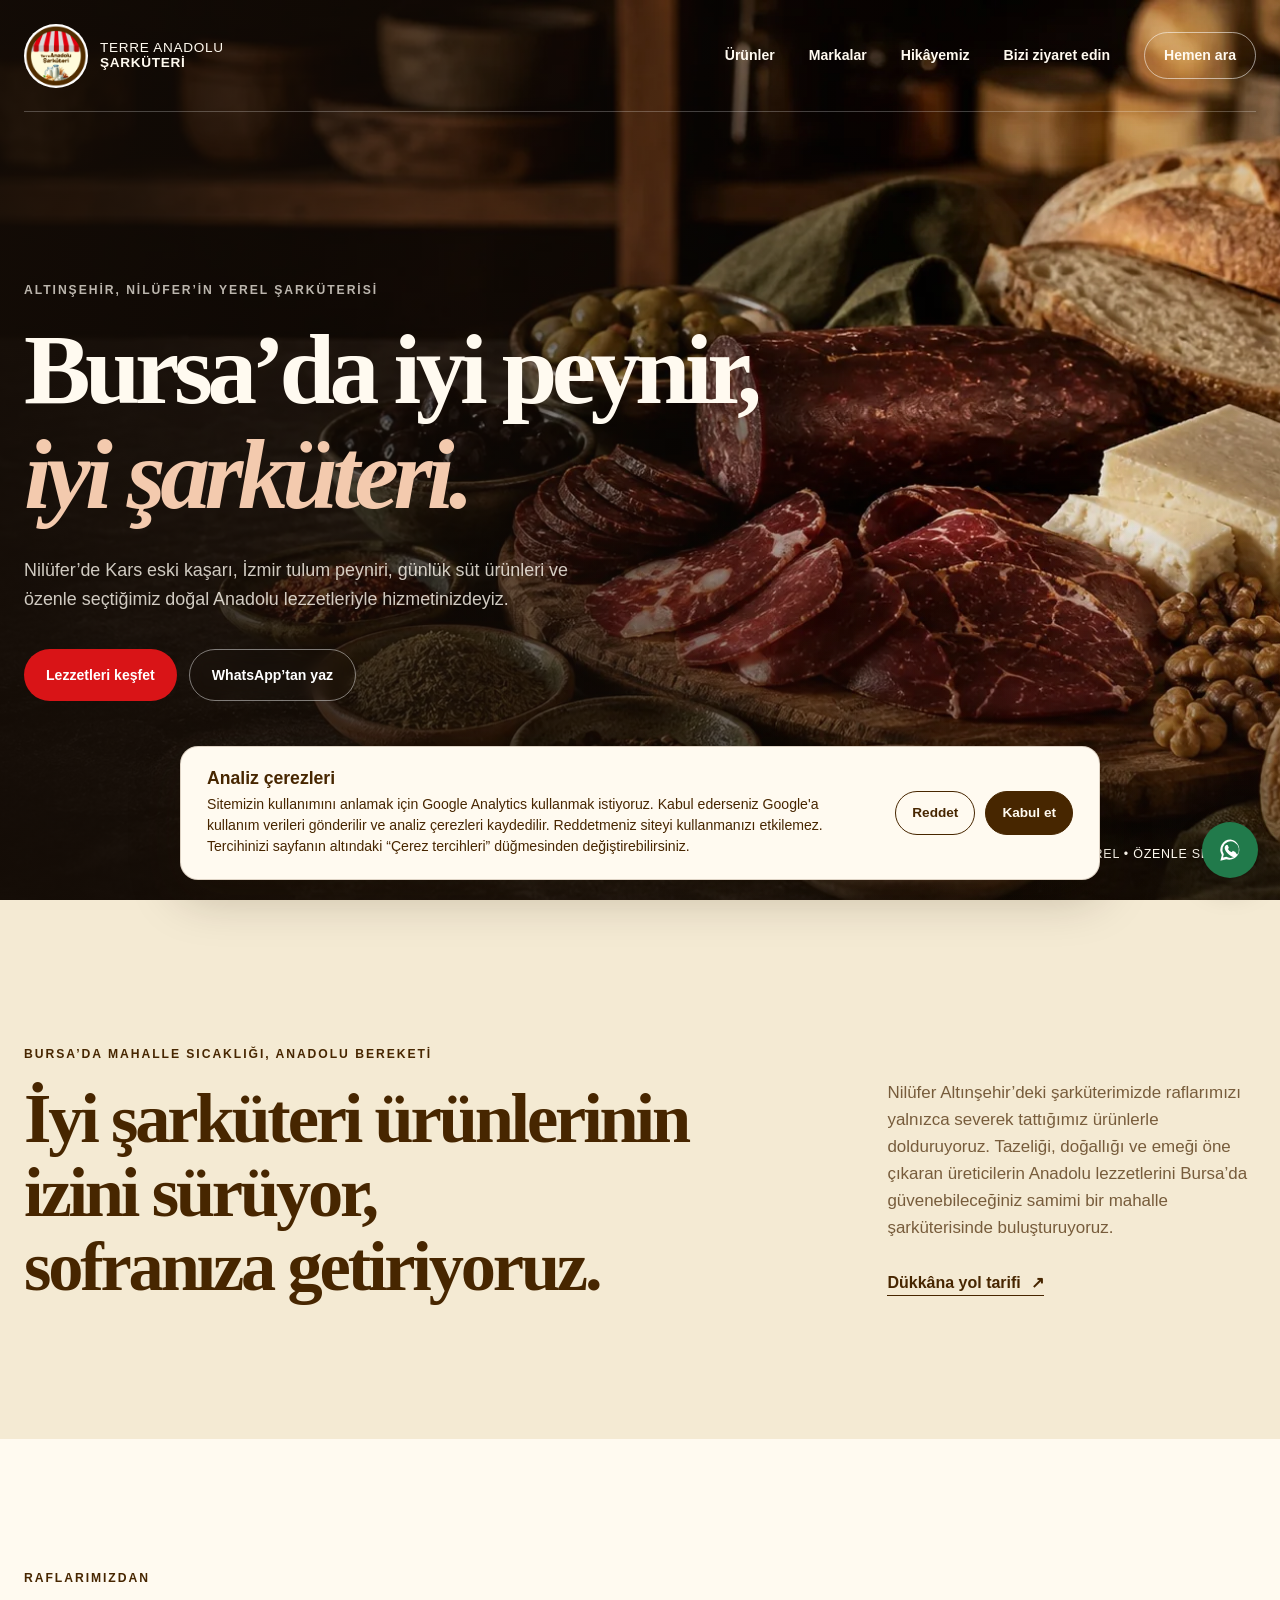
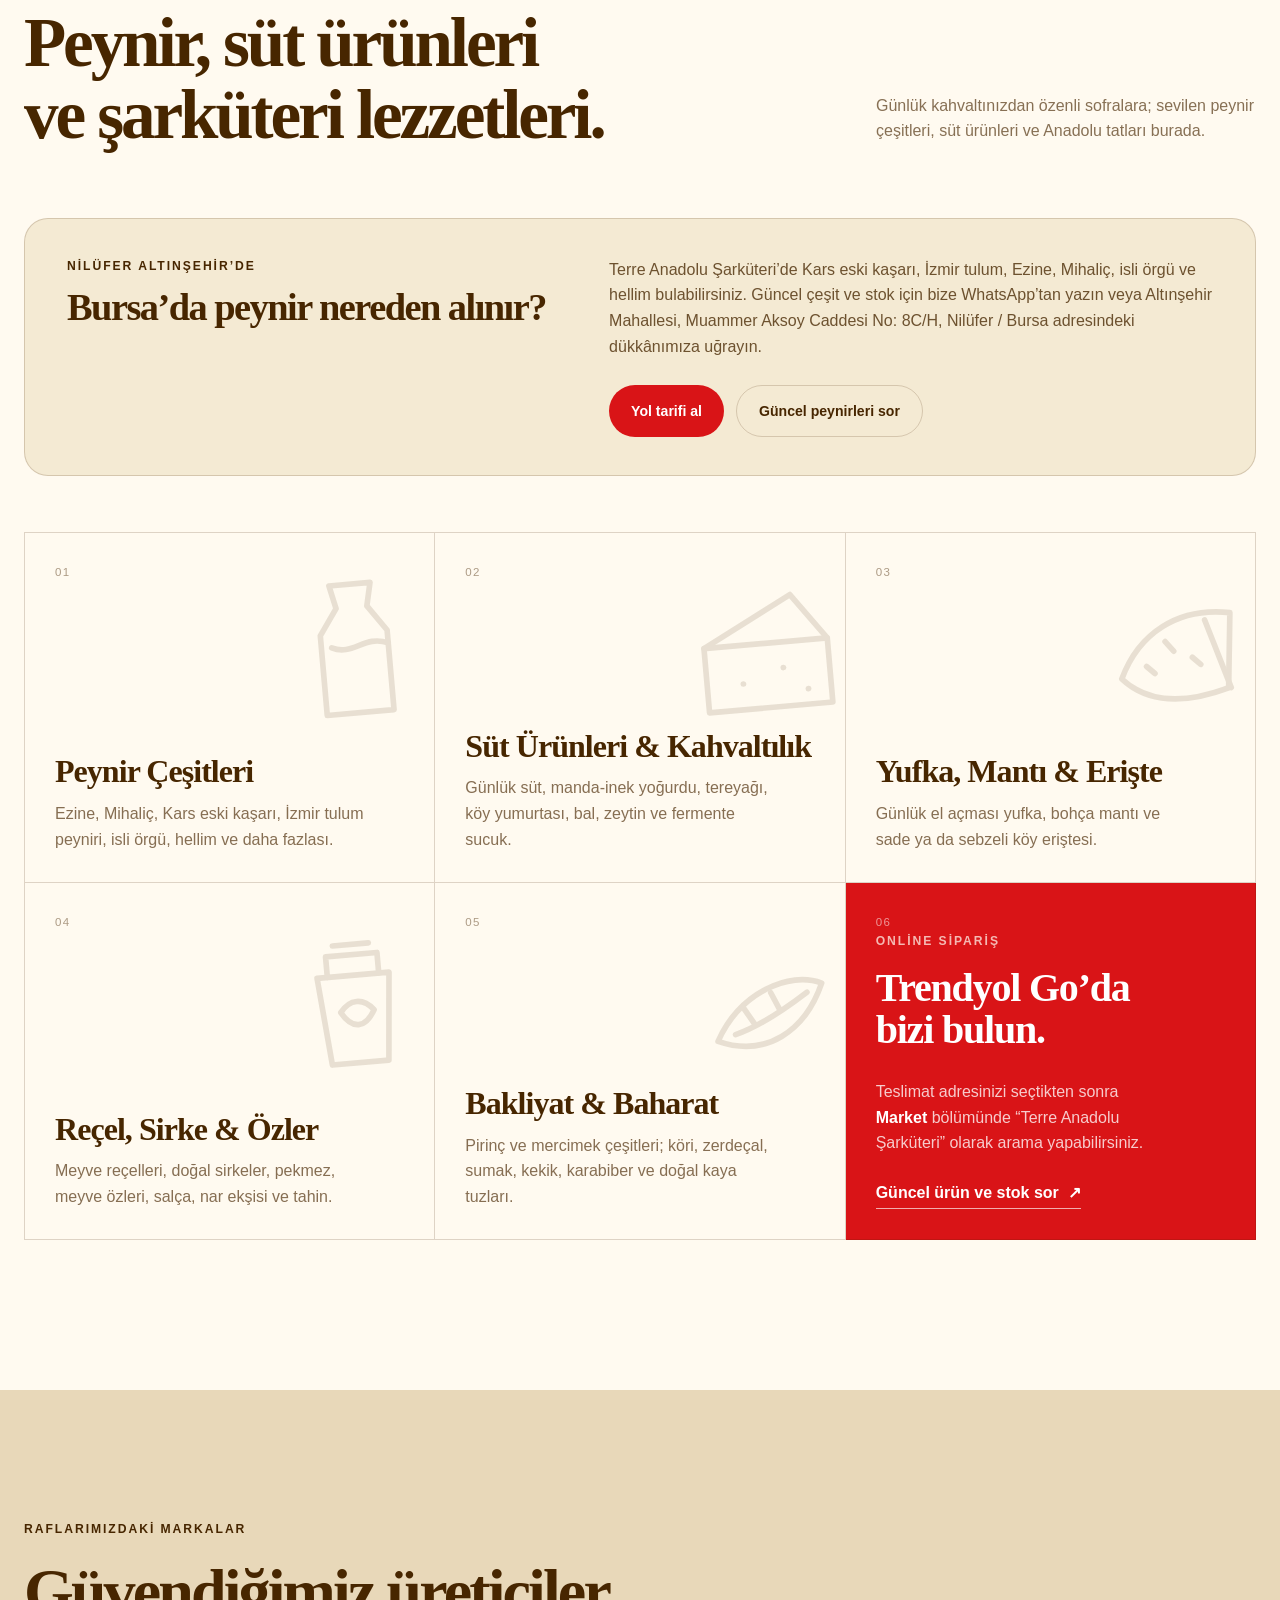
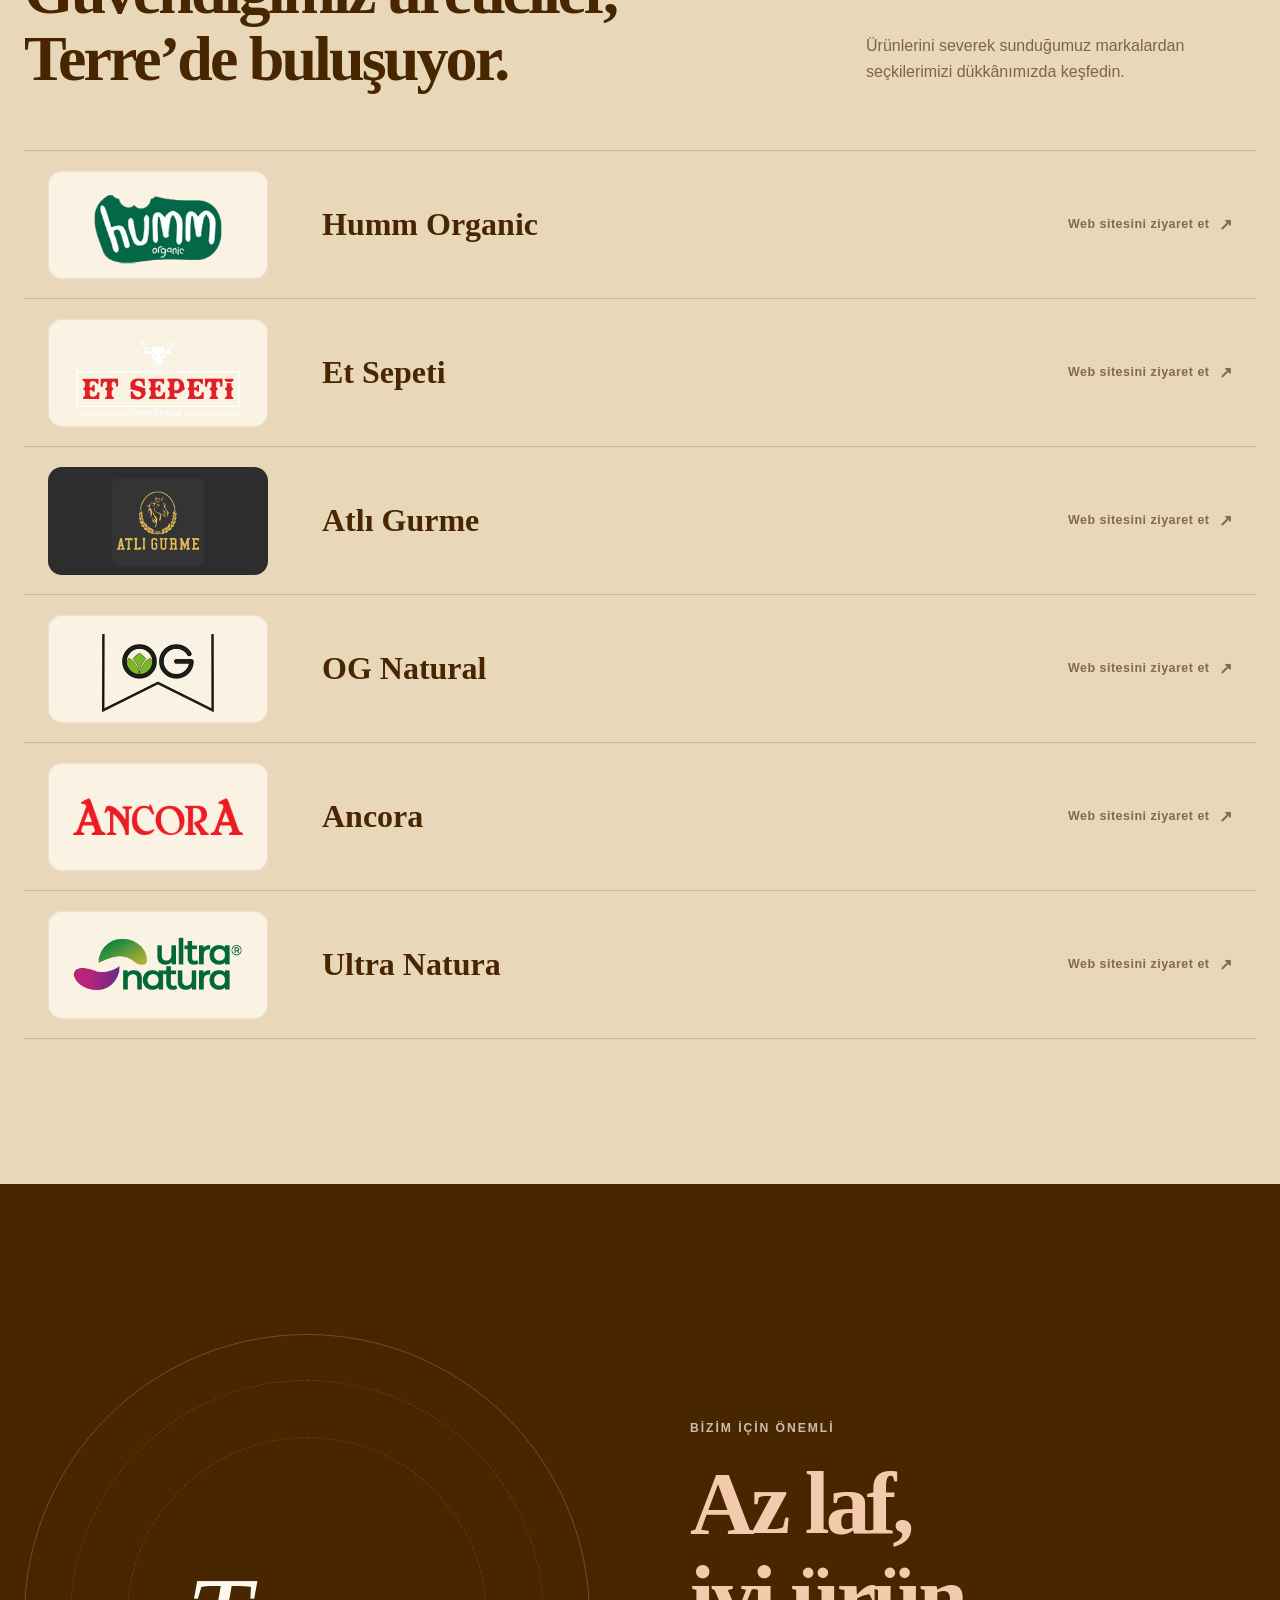
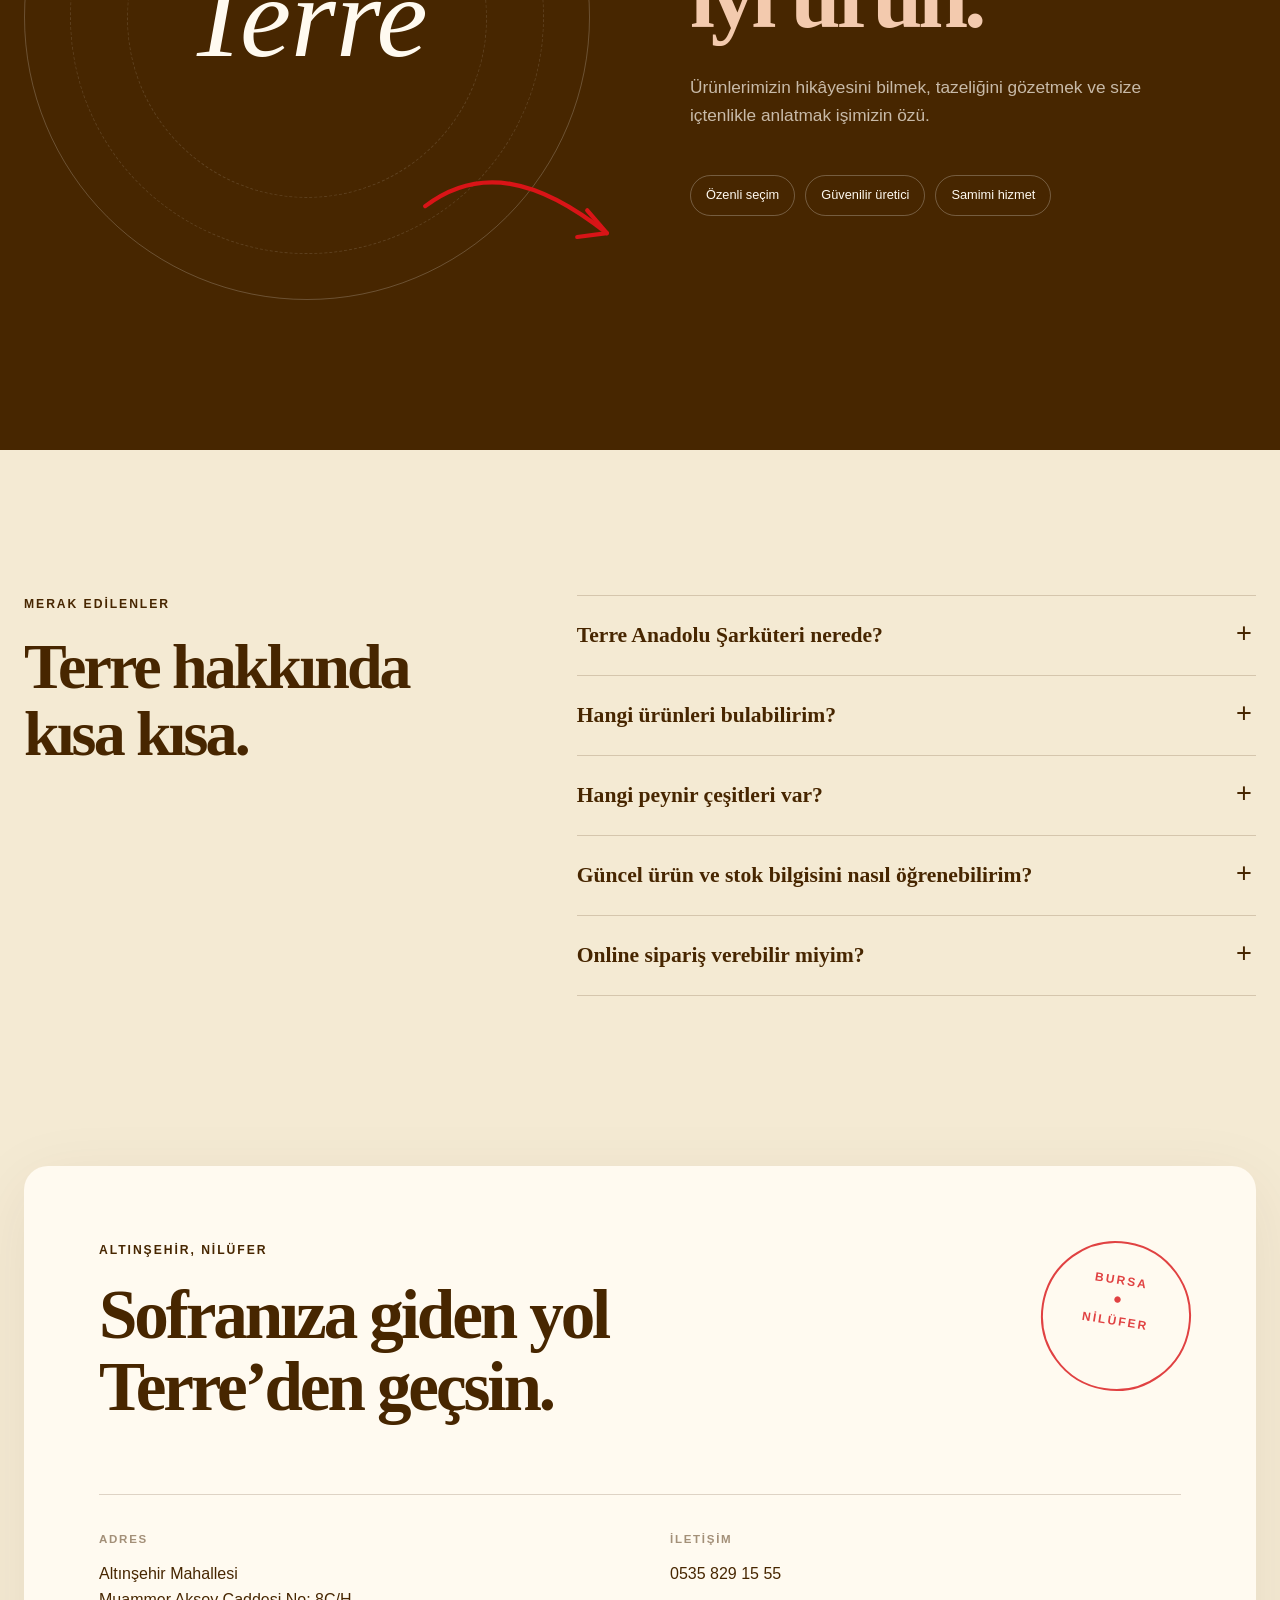
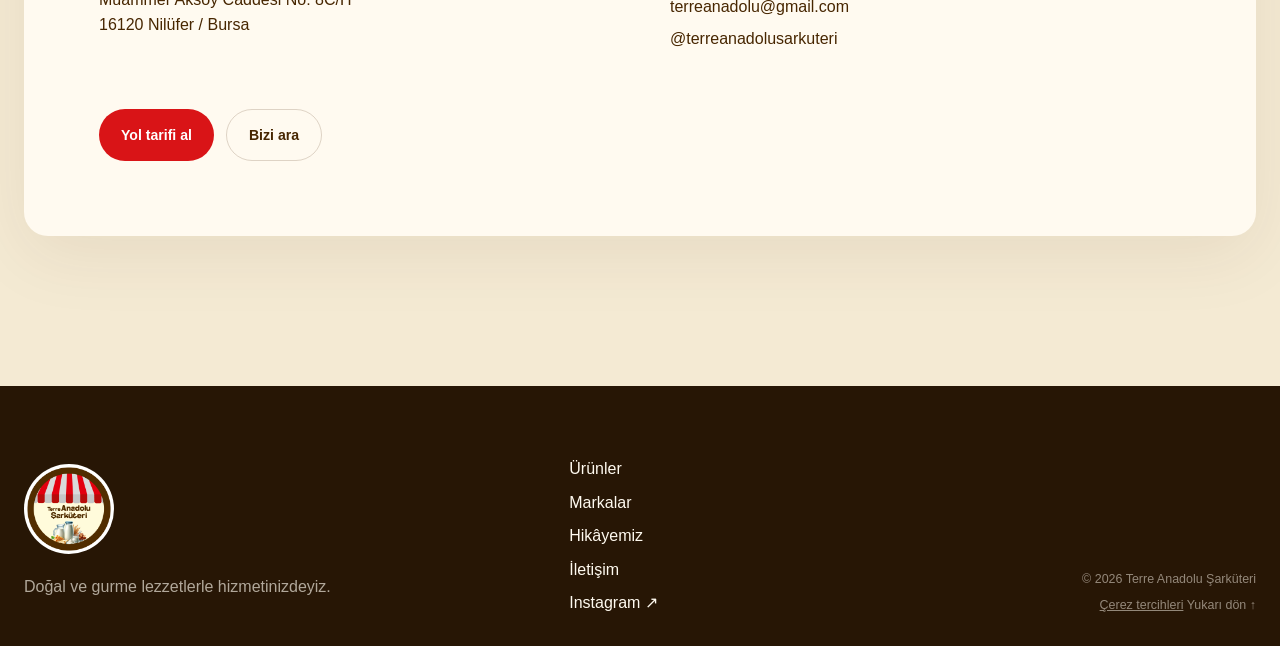
<file: index.html>
<!doctype html>
<html lang="tr">
  <head>
    <meta charset="UTF-8" />
    <meta name="viewport" content="width=device-width, initial-scale=1.0" />
    <meta
      name="description"
      content="Bursa Nilüfer'de Kars eski kaşarı, İzmir tulum peyniri, peynir çeşitleri, günlük süt, yoğurt ve doğal şarküteri ürünleri Terre Anadolu Şarküteri'de."
    />
    <meta name="robots" content="index, follow, max-image-preview:large" />
    <meta name="theme-color" content="#f4ead3" />
    <link rel="canonical" href="https://terreanadolusarkuteri.com/" />
    <link rel="alternate" type="text/plain" href="https://terreanadolusarkuteri.com/llms.txt" title="AI ve arama sistemleri için işletme özeti" />
    <link rel="alternate" type="application/ld+json" href="https://terreanadolusarkuteri.com/catalog.json" title="Makine tarafından okunabilir ürün kataloğu" />
    <link rel="preload" as="image" href="assets/terre-hero.webp" type="image/webp" fetchpriority="high" />
    <meta property="og:title" content="Bursa Peynir ve Şarküteri | Terre Anadolu Şarküteri – Nilüfer" />
    <meta
      property="og:description"
      content="Bursa Nilüfer’de Kars eski kaşarı, İzmir tulum peyniri, günlük süt ürünleri ve özenle seçilmiş Anadolu lezzetleri."
    />
    <meta property="og:type" content="website" />
    <meta property="og:locale" content="tr_TR" />
    <meta property="og:site_name" content="Terre Anadolu Şarküteri" />
    <meta property="og:url" content="https://terreanadolusarkuteri.com/" />
    <meta property="og:image" content="https://terreanadolusarkuteri.com/assets/terre-hero.jpg" />
    <meta property="og:image:width" content="1774" />
    <meta property="og:image:height" content="887" />
    <meta property="og:image:alt" content="Terre Anadolu Şarküteri'nin Anadolu lezzetleri seçkisi" />
    <meta name="twitter:card" content="summary_large_image" />
    <meta name="twitter:title" content="Bursa Peynir ve Şarküteri | Terre Anadolu Şarküteri – Nilüfer" />
    <meta
      name="twitter:description"
      content="Bursa Nilüfer’de Kars eski kaşarı, İzmir tulum peyniri, günlük süt ürünleri ve özenle seçilmiş Anadolu lezzetleri."
    />
    <meta name="twitter:image" content="https://terreanadolusarkuteri.com/assets/terre-hero.jpg" />
    <link rel="icon" type="image/png" href="assets/terre-logo-official.png" />
    <link rel="apple-touch-icon" href="assets/terre-logo-official.png" />
    <link rel="stylesheet" href="styles.css" />
    <title>Bursa Peynir ve Şarküteri | Terre Anadolu Şarküteri – Nilüfer</title>
    <script type="application/ld+json">
      {
        "@context": "https://schema.org",
        "@graph": [
          {
            "@type": "GroceryStore",
            "@id": "https://terreanadolusarkuteri.com/#business",
            "name": "Terre Anadolu Şarküteri",
            "url": "https://terreanadolusarkuteri.com/",
            "description": "Bursa Nilüfer Altınşehir'de peynir, süt ürünleri, sucuk, yufka, mantı, reçel, sirke, baharat ve doğal Anadolu lezzetleri sunan yerel şarküteri.",
            "slogan": "Bursa'da Anadolu'nun özenle seçilmiş şarküteri lezzetleri",
            "logo": "https://terreanadolusarkuteri.com/assets/terre-logo-official.png",
            "image": [
              "https://terreanadolusarkuteri.com/assets/terre-hero.jpg",
              "https://terreanadolusarkuteri.com/assets/terre-logo-official.png"
            ],
            "telephone": "+90 535 829 15 55",
            "email": "terreanadolu@gmail.com",
            "contactPoint": {
              "@type": "ContactPoint",
              "contactType": "customer service",
              "telephone": "+90 535 829 15 55",
              "availableLanguage": "tr",
              "url": "https://wa.me/905358291555?text=Merhaba%20Terre%20Anadolu%20%C5%9Eark%C3%BCteri%2C%20g%C3%BCncel%20%C3%BCr%C3%BCn%20ve%20stok%20bilgisi%20almak%20istiyorum."
            },
            "hasMap": "https://www.google.com/maps/place/Terre+Anadolu+%C5%9Eark%C3%BCteri/@40.2277712,28.9210032,17z/data=!3m1!4b1!4m6!3m5!1s0x14ca13e2b9bfb135:0xda5446d1878a542a!8m2!3d40.2277712!4d28.9235781!16s%2Fg%2F11mrmwdmp8",
            "geo": {
              "@type": "GeoCoordinates",
              "latitude": 40.2277712,
              "longitude": 28.9235781
            },
            "address": {
              "@type": "PostalAddress",
              "streetAddress": "Altınşehir Mah. Muammer Aksoy Cad. No: 8C/H",
              "postalCode": "16120",
              "addressLocality": "Nilüfer",
              "addressRegion": "Bursa",
              "addressCountry": "TR"
            },
            "areaServed": {
              "@type": "AdministrativeArea",
              "name": "Nilüfer, Bursa"
            },
            "priceRange": "₺₺",
            "currenciesAccepted": "TRY",
            "knowsAbout": [
              "Kars eski kaşarı",
              "İzmir tulum peyniri",
              "Ezine peyniri",
              "Mihaliç peyniri",
              "Günlük süt ve yoğurt",
              "Doğal tereyağı",
              "Fermente sucuk",
              "El açması yufka, mantı ve erişte",
              "Reçel, sirke, pekmez ve meyve özleri",
              "Bakliyat ve baharat"
            ],
            "hasOfferCatalog": {
              "@type": "OfferCatalog",
              "name": "Şarküteri ürünleri",
              "itemListElement": [
                { "@type": "OfferCatalog", "name": "Kars eski kaşarı, İzmir tulum ve peynir çeşitleri" },
                { "@type": "OfferCatalog", "name": "Günlük süt, yoğurt ve kahvaltılık ürünler" },
                { "@type": "OfferCatalog", "name": "Yufka, mantı ve erişte" },
                { "@type": "OfferCatalog", "name": "Reçel, sirke ve meyve özleri" },
                { "@type": "OfferCatalog", "name": "Bakliyat ve baharat" }
              ]
            },
            "potentialAction": [
              {
                "@type": "CommunicateAction",
                "name": "WhatsApp üzerinden güncel ürün ve stok sor",
                "target": "https://wa.me/905358291555?text=Merhaba%20Terre%20Anadolu%20%C5%9Eark%C3%BCteri%2C%20g%C3%BCncel%20%C3%BCr%C3%BCn%20ve%20stok%20bilgisi%20almak%20istiyorum."
              },
              {
                "@type": "ViewAction",
                "name": "Yol tarifi al",
                "target": "https://www.google.com/maps/place/Terre+Anadolu+%C5%9Eark%C3%BCteri/@40.2277712,28.9210032,17z/data=!3m1!4b1!4m6!3m5!1s0x14ca13e2b9bfb135:0xda5446d1878a542a!8m2!3d40.2277712!4d28.9235781!16s%2Fg%2F11mrmwdmp8"
              }
            ],
            "sameAs": [
              "https://www.instagram.com/terreanadolusarkuteri/",
              "https://www.google.com/maps/place/Terre+Anadolu+%C5%9Eark%C3%BCteri/@40.2277712,28.9210032,17z/data=!3m1!4b1!4m6!3m5!1s0x14ca13e2b9bfb135:0xda5446d1878a542a!8m2!3d40.2277712!4d28.9235781!16s%2Fg%2F11mrmwdmp8"
            ]
          },
          {
            "@type": "WebSite",
            "@id": "https://terreanadolusarkuteri.com/#website",
            "url": "https://terreanadolusarkuteri.com/",
            "name": "Terre Anadolu Şarküteri",
            "inLanguage": "tr-TR",
            "publisher": { "@id": "https://terreanadolusarkuteri.com/#business" }
          },
          {
            "@type": "FAQPage",
            "@id": "https://terreanadolusarkuteri.com/#sss",
            "mainEntity": [
              {
                "@type": "Question",
                "name": "Terre Anadolu Şarküteri nerede?",
                "acceptedAnswer": {
                  "@type": "Answer",
                  "text": "Altınşehir Mahallesi, Muammer Aksoy Caddesi No: 8C/H, 16120 Nilüfer / Bursa adresindeyiz."
                }
              },
              {
                "@type": "Question",
                "name": "Hangi ürünleri bulabilirim?",
                "acceptedAnswer": {
                  "@type": "Answer",
                  "text": "Günlük süt, manda-inek yoğurdu, el açması yufka, mantı, erişte, peynir çeşitleri, doğal tereyağı, fermente sucuk, reçel, sirke, pekmez, meyve özü, salça, tahin, bakliyat ve baharat sunuyoruz."
                }
              },
              {
                "@type": "Question",
                "name": "Hangi peynir çeşitleri var?",
                "acceptedAnswer": {
                  "@type": "Answer",
                  "text": "Peynir seçkimizde Kars eski kaşarı, İzmir tulum peyniri, Ezine, Mihaliç, isli örgü ve hellim bulunur. Güncel çeşit, fiyat ve stok bilgisi için bizi arayabilir veya WhatsApp üzerinden yazabilirsiniz."
                }
              },
              {
                "@type": "Question",
                "name": "Güncel ürün ve stok bilgisini nasıl öğrenebilirim?",
                "acceptedAnswer": {
                  "@type": "Answer",
                  "text": "Günlük gelen ürünler ve stok durumu için 0535 829 15 55 numaralı telefondan arayabilir veya WhatsApp üzerinden bize yazabilirsiniz."
                }
              },
              {
                "@type": "Question",
                "name": "Online sipariş verebilir miyim?",
                "acceptedAnswer": {
                  "@type": "Answer",
                  "text": "Trendyol Go uygulamasında teslimat adresinizi seçtikten sonra Market bölümünde Terre Anadolu Şarküteri olarak arama yapabilir ve listelenen ürünler üzerinden sipariş oluşturabilirsiniz."
                }
              }
            ]
          }
        ]
      }
    </script>
  </head>
  <body>
    <a class="skip-link" href="#main">İçeriğe geç</a>

    <header class="site-header" id="top">
      <div class="nav-shell">
        <a class="brand" href="#top" aria-label="Terre Anadolu Şarküteri ana sayfa">
          <img src="assets/terre-logo-official.png" alt="Terre Anadolu Şarküteri" width="1200" height="1200" />
          <span>Terre Anadolu<br /><strong>Şarküteri</strong></span>
        </a>

        <button class="menu-toggle" type="button" aria-expanded="false" aria-controls="main-nav">
          <span></span><span></span><span></span>
          <span class="sr-only">Menüyü aç</span>
        </button>

        <nav id="main-nav" class="main-nav" aria-label="Ana menü">
          <a href="#urunler">Ürünler</a>
          <a href="#markalar">Markalar</a>
          <a href="#hikayemiz">Hikâyemiz</a>
          <a href="#ziyaret">Bizi ziyaret edin</a>
          <a class="nav-cta" href="tel:+905358291555">Hemen ara</a>
        </nav>
      </div>
    </header>

    <main id="main">
      <section class="hero" aria-labelledby="hero-title">
        <picture>
          <source srcset="assets/terre-hero.webp" type="image/webp" />
          <img
            class="hero-image"
            src="assets/terre-hero.jpg"
            alt="Anadolu peynirleri, sucuk, pastırma, zeytin ve köy ekmeğinden oluşan şarküteri sofrası"
            width="1774"
            height="887"
            fetchpriority="high"
          />
        </picture>
        <div class="hero-shade"></div>
        <div class="hero-content">
          <p class="eyebrow light">Altınşehir, Nilüfer’in yerel şarküterisi</p>
          <h1 id="hero-title">Bursa’da iyi peynir,<br /><em>iyi şarküteri.</em></h1>
          <p class="hero-copy">
            Nilüfer’de Kars eski kaşarı, İzmir tulum peyniri, günlük süt ürünleri ve özenle seçtiğimiz doğal
            Anadolu lezzetleriyle hizmetinizdeyiz.
          </p>
          <div class="hero-actions">
            <a class="button button-primary" href="#urunler">Lezzetleri keşfet</a>
            <a
              class="button button-ghost"
              href="https://wa.me/905358291555?text=Merhaba%20Terre%20Anadolu%20%C5%9Eark%C3%BCteri%2C%20%C3%BCr%C3%BCnleriniz%20hakk%C4%B1nda%20bilgi%20almak%20istiyorum."
              target="_blank"
              rel="noreferrer"
            >
              WhatsApp’tan yaz
            </a>
          </div>
        </div>
        <div class="hero-note" aria-hidden="true">
          <span class="note-dot"></span>
          <span>Günlük • Yerel • Özenle seçilmiş</span>
        </div>
      </section>

      <section class="intro section-shell reveal" id="hikayemiz">
        <div>
          <p class="eyebrow">Bursa’da mahalle sıcaklığı, Anadolu bereketi</p>
          <h2>İyi şarküteri ürünlerinin izini sürüyor,<br />sofranıza getiriyoruz.</h2>
        </div>
        <div class="intro-copy">
          <p>
            Nilüfer Altınşehir’deki şarküterimizde raflarımızı yalnızca severek tattığımız ürünlerle dolduruyoruz.
            Tazeliği, doğallığı ve emeği öne çıkaran üreticilerin Anadolu lezzetlerini Bursa’da güvenebileceğiniz
            samimi bir mahalle şarküterisinde buluşturuyoruz.
          </p>
          <a class="text-link" href="#ziyaret">Dükkâna yol tarifi <span>↗</span></a>
        </div>
      </section>

      <section class="products" id="urunler" aria-labelledby="products-title">
        <div class="section-shell">
          <div class="section-heading reveal">
            <div>
              <p class="eyebrow">Raflarımızdan</p>
              <h2 id="products-title">Peynir, süt ürünleri<br />ve şarküteri lezzetleri.</h2>
            </div>
            <p>Günlük kahvaltınızdan özenli sofralara; sevilen peynir çeşitleri, süt ürünleri ve Anadolu tatları burada.</p>
          </div>

          <div class="cheese-location reveal">
            <div>
              <p class="eyebrow">Nilüfer Altınşehir’de</p>
              <h3>Bursa’da peynir nereden alınır?</h3>
            </div>
            <div class="cheese-location-copy">
              <p>
                Terre Anadolu Şarküteri’de Kars eski kaşarı, İzmir tulum, Ezine, Mihaliç, isli örgü ve hellim
                bulabilirsiniz. Güncel çeşit ve stok için bize WhatsApp’tan yazın veya Altınşehir Mahallesi,
                Muammer Aksoy Caddesi No: 8C/H, Nilüfer / Bursa adresindeki dükkânımıza uğrayın.
              </p>
              <div class="cheese-location-actions">
                <a
                  class="button button-primary"
                  href="https://www.google.com/maps/place/Terre+Anadolu+%C5%9Eark%C3%BCteri/@40.2277712,28.9210032,17z/data=!3m1!4b1!4m6!3m5!1s0x14ca13e2b9bfb135:0xda5446d1878a542a!8m2!3d40.2277712!4d28.9235781!16s%2Fg%2F11mrmwdmp8?entry=ttu&amp;g_ep=EgoyMDI2MDcxNS4wIKXMDSoASAFQAw%3D%3D"
                  target="_blank"
                  rel="noreferrer"
                >Yol tarifi al</a>
                <a
                  class="button button-outline"
                  href="https://wa.me/905358291555?text=Merhaba%20Terre%20Anadolu%20%C5%9Eark%C3%BCteri%2C%20g%C3%BCncel%20peynir%20%C3%A7e%C5%9Fitleri%20ve%20stok%20bilgisi%20almak%20istiyorum."
                  target="_blank"
                  rel="noreferrer"
                >Güncel peynirleri sor</a>
              </div>
            </div>
          </div>

          <div class="product-grid">
            <article class="product-card dairy reveal">
              <span class="card-index">01</span>
              <div class="product-icon" aria-hidden="true">
                <svg viewBox="0 0 64 64"><path d="M24 5h16l-2 9 7 10v31H19V24l7-10-2-9Z"/><path d="M23 29c8 4 13-4 22 0"/></svg>
              </div>
              <div>
                <h3>Peynir Çeşitleri</h3>
                <p>Ezine, Mihaliç, Kars eski kaşarı, İzmir tulum peyniri, isli örgü, hellim ve daha fazlası.</p>
              </div>
            </article>

            <article class="product-card cheese reveal">
              <span class="card-index">02</span>
              <div class="product-icon" aria-hidden="true">
                <svg viewBox="0 0 64 64"><path d="M8 28 43 10l13 18v25H8V28Z"/><path d="M8 28h48M38 38h.1M22 43h.1M47 47h.1"/></svg>
              </div>
              <div>
                <h3>Süt Ürünleri &amp; Kahvaltılık</h3>
                <p>Günlük süt, manda-inek yoğurdu, tereyağı, köy yumurtası, bal, zeytin ve fermente sucuk.</p>
              </div>
            </article>

            <article class="product-card charcuterie reveal">
              <span class="card-index">03</span>
              <div class="product-icon" aria-hidden="true">
                <svg viewBox="0 0 64 64"><path d="M10 40c8-17 24-26 44-22l-3 29c-18 5-32 3-41-7Z"/><path d="m44 20 8 27M28 27l3 4M20 36l3 3M38 34l3 3"/></svg>
              </div>
              <div>
                <h3>Yufka, Mantı &amp; Erişte</h3>
                <p>Günlük el açması yufka, bohça mantı ve sade ya da sebzeli köy eriştesi.</p>
              </div>
            </article>

            <article class="product-card pantry reveal">
              <span class="card-index">04</span>
              <div class="product-icon" aria-hidden="true">
                <svg viewBox="0 0 64 64"><path d="M18 21h28l-3 34H21l-3-34Z"/><path d="M22 21v-8h20v8M25 9h14M26 35c4-5 9-5 13 0-4 7-9 7-13 0Z"/></svg>
              </div>
              <div>
                <h3>Reçel, Sirke &amp; Özler</h3>
                <p>Meyve reçelleri, doğal sirkeler, pekmez, meyve özleri, salça, nar ekşisi ve tahin.</p>
              </div>
            </article>

            <article class="product-card pastry reveal">
              <span class="card-index">05</span>
              <div class="product-icon" aria-hidden="true">
                <svg viewBox="0 0 64 64"><path d="M12 45c10-18 30-25 42-19-8 18-24 27-42 19Z"/><path d="M19 43c8-2 18-7 29-14M27 40l-4-7M37 35l-3-7"/></svg>
              </div>
              <div>
                <h3>Bakliyat &amp; Baharat</h3>
                <p>Pirinç ve mercimek çeşitleri; köri, zerdeçal, sumak, kekik, karabiber ve doğal kaya tuzları.</p>
              </div>
            </article>

            <article class="product-card ask-card reveal">
              <span class="card-index">06</span>
              <div>
                <p class="eyebrow light">Online sipariş</p>
                <h3>Trendyol Go’da bizi bulun.</h3>
                <p class="order-note">Teslimat adresinizi seçtikten sonra <strong>Market</strong> bölümünde “Terre Anadolu Şarküteri” olarak arama yapabilirsiniz.</p>
                <a
                  class="order-link"
                  href="https://wa.me/905358291555?text=Merhaba%20Terre%20Anadolu%20%C5%9Eark%C3%BCteri%2C%20g%C3%BCncel%20%C3%BCr%C3%BCn%20ve%20stok%20bilgisi%20almak%20istiyorum."
                  target="_blank"
                  rel="noreferrer"
                >Güncel ürün ve stok sor <span aria-hidden="true">↗</span></a>
              </div>
            </article>
          </div>
        </div>
      </section>

      <section class="brands-section" id="markalar" aria-labelledby="brands-title">
        <div class="section-shell">
          <div class="brands-heading reveal">
            <div>
              <p class="eyebrow">Raflarımızdaki markalar</p>
              <h2 id="brands-title">Güvendiğimiz üreticiler,<br />Terre’de buluşuyor.</h2>
            </div>
            <p>Ürünlerini severek sunduğumuz markalardan seçkilerimizi dükkânımızda keşfedin.</p>
          </div>

          <div class="brand-grid">
            <a class="brand-card reveal" href="https://www.humm.com.tr/" target="_blank" rel="noreferrer">
              <span class="brand-logo"><img src="assets/brands/humm-organic.png" alt="" loading="lazy" /></span>
              <strong>Humm Organic</strong>
              <span class="brand-link">Web sitesini ziyaret et <span aria-hidden="true">↗</span></span>
            </a>
            <a class="brand-card reveal" href="https://www.etsepeti.com.tr/" target="_blank" rel="noreferrer">
              <span class="brand-logo"><img src="assets/brands/et-sepeti.png" alt="" loading="lazy" /></span>
              <strong>Et Sepeti</strong>
              <span class="brand-link">Web sitesini ziyaret et <span aria-hidden="true">↗</span></span>
            </a>
            <a class="brand-card dark-logo reveal" href="https://atligurme.com/" target="_blank" rel="noreferrer">
              <span class="brand-logo"><img src="assets/brands/atli-gurme.jpg" alt="" loading="lazy" /></span>
              <strong>Atlı Gurme</strong>
              <span class="brand-link">Web sitesini ziyaret et <span aria-hidden="true">↗</span></span>
            </a>
            <a class="brand-card reveal" href="https://www.ogstore.com.tr/" target="_blank" rel="noreferrer">
              <span class="brand-logo"><img src="assets/brands/og.png" alt="" loading="lazy" /></span>
              <strong>OG Natural</strong>
              <span class="brand-link">Web sitesini ziyaret et <span aria-hidden="true">↗</span></span>
            </a>
            <a class="brand-card reveal" href="https://www.ancora.com.tr/" target="_blank" rel="noreferrer">
              <span class="brand-logo"><img src="assets/brands/ancora.png" alt="" loading="lazy" /></span>
              <strong>Ancora</strong>
              <span class="brand-link">Web sitesini ziyaret et <span aria-hidden="true">↗</span></span>
            </a>
            <a class="brand-card reveal" href="https://ultranatura.com.tr/" target="_blank" rel="noreferrer">
              <span class="brand-logo"><img src="assets/brands/ultra-natura.png" alt="" loading="lazy" /></span>
              <strong>Ultra Natura</strong>
              <span class="brand-link">Web sitesini ziyaret et <span aria-hidden="true">↗</span></span>
            </a>
          </div>
        </div>
      </section>

      <section class="promise">
        <div class="section-shell promise-grid">
          <div class="promise-mark reveal">
            <span>Terre</span>
            <svg viewBox="0 0 140 50" aria-hidden="true"><path d="M5 38C36 2 79 2 135 30"/><path d="m118 17 17 13-20 7"/></svg>
          </div>
          <div class="promise-copy reveal">
            <p class="eyebrow light">Bizim için önemli</p>
            <h2>Az laf,<br />iyi ürün.</h2>
            <p>
              Ürünlerimizin hikâyesini bilmek, tazeliğini gözetmek ve size içtenlikle anlatmak işimizin özü.
            </p>
            <div class="promise-points">
              <span>Özenli seçim</span>
              <span>Güvenilir üretici</span>
              <span>Samimi hizmet</span>
            </div>
          </div>
        </div>
      </section>

      <section class="faq section-shell" id="sss" aria-labelledby="faq-title">
        <div class="faq-heading reveal">
          <p class="eyebrow">Merak edilenler</p>
          <h2 id="faq-title">Terre hakkında<br />kısa kısa.</h2>
        </div>
        <div class="faq-list reveal">
          <details>
            <summary>Terre Anadolu Şarküteri nerede?</summary>
            <p>
              Altınşehir Mahallesi, Muammer Aksoy Caddesi No: 8C/H, Nilüfer / Bursa adresindeyiz. Sayfanın
              altındaki “Yol tarifi al” düğmesi sizi doğrudan Google Haritalar konumumuza götürür.
            </p>
          </details>
          <details>
            <summary>Hangi ürünleri bulabilirim?</summary>
            <p>
              Günlük süt, manda-inek yoğurdu, el açması yufka, mantı, erişte, peynir çeşitleri, doğal tereyağı,
              fermente sucuk, reçel, sirke, pekmez, meyve özü, salça, tahin, bakliyat ve baharat sunuyoruz.
            </p>
          </details>
          <details>
            <summary>Hangi peynir çeşitleri var?</summary>
            <p>
              Peynir seçkimizde Kars eski kaşarı, İzmir tulum peyniri, Ezine, Mihaliç, isli örgü ve hellim
              bulunur. Güncel çeşit, peynir fiyatları ve stok bilgisi için bizi arayabilir veya WhatsApp’tan
              yazabilirsiniz.
            </p>
          </details>
          <details>
            <summary>Güncel ürün ve stok bilgisini nasıl öğrenebilirim?</summary>
            <p>
              Günlük gelen ürünler ve stok durumu için 0535 829 15 55 numaralı telefondan arayabilir veya
              WhatsApp üzerinden bize yazabilirsiniz.
            </p>
          </details>
          <details>
            <summary>Online sipariş verebilir miyim?</summary>
            <p>
              Evet. Trendyol Go uygulamasında teslimat adresinizi seçtikten sonra Market bölümünde “Terre Anadolu
              Şarküteri” olarak arama yapabilir ve listelenen ürünler üzerinden sipariş oluşturabilirsiniz.
            </p>
          </details>
        </div>
      </section>

      <section class="visit section-shell" id="ziyaret" aria-labelledby="visit-title">
        <div class="visit-card reveal">
          <div class="visit-top">
            <p class="eyebrow">Altınşehir, Nilüfer</p>
            <h2 id="visit-title">Sofranıza giden yol<br />Terre’den geçsin.</h2>
          </div>
          <div class="visit-details">
            <div>
              <span class="detail-label">Adres</span>
              <address>
                Altınşehir Mahallesi<br />
                Muammer Aksoy Caddesi No: 8C/H<br />
                16120 Nilüfer / Bursa
              </address>
            </div>
            <div>
              <span class="detail-label">İletişim</span>
              <a href="tel:+905358291555">0535 829 15 55</a>
              <a href="mailto:terreanadolu@gmail.com">terreanadolu@gmail.com</a>
              <a href="https://www.instagram.com/terreanadolusarkuteri/" target="_blank" rel="noreferrer">
                @terreanadolusarkuteri
              </a>
            </div>
          </div>
          <div class="visit-actions">
            <a
              class="button button-primary"
              href="https://www.google.com/maps/place/Terre+Anadolu+%C5%9Eark%C3%BCteri/@40.2277712,28.9210032,17z/data=!3m1!4b1!4m6!3m5!1s0x14ca13e2b9bfb135:0xda5446d1878a542a!8m2!3d40.2277712!4d28.9235781!16s%2Fg%2F11mrmwdmp8?entry=ttu&amp;g_ep=EgoyMDI2MDcxNS4wIKXMDSoASAFQAw%3D%3D"
              target="_blank"
              rel="noreferrer"
            >Yol tarifi al</a>
            <a class="button button-outline" href="tel:+905358291555">Bizi ara</a>
          </div>
          <div class="visit-stamp" aria-hidden="true">BURSA<br /><span>•</span><br />NİLÜFER</div>
        </div>
      </section>
    </main>

    <footer class="site-footer">
      <div class="section-shell footer-grid">
        <div class="footer-brand">
          <img src="assets/terre-logo-official.png" alt="" width="1200" height="1200" />
          <p>Doğal ve gurme lezzetlerle hizmetinizdeyiz.</p>
        </div>
        <div class="footer-links">
          <a href="#urunler">Ürünler</a>
          <a href="#markalar">Markalar</a>
          <a href="#hikayemiz">Hikâyemiz</a>
          <a href="#ziyaret">İletişim</a>
          <a href="https://www.instagram.com/terreanadolusarkuteri/" target="_blank" rel="noreferrer">Instagram ↗</a>
        </div>
        <div class="footer-meta">
          <p>© <span id="year"></span> Terre Anadolu Şarküteri</p>
          <button class="consent-settings" type="button" id="consent-settings">Çerez tercihleri</button>
          <a href="#top">Yukarı dön ↑</a>
        </div>
      </div>
    </footer>

    <section class="consent-banner" id="consent-banner" role="region" aria-labelledby="consent-title" hidden>
      <div>
        <h2 id="consent-title">Analiz çerezleri</h2>
        <p>
          Sitemizin kullanımını anlamak için Google Analytics kullanmak istiyoruz. Kabul ederseniz Google'a
          kullanım verileri gönderilir ve analiz çerezleri kaydedilir. Reddetmeniz siteyi kullanmanızı etkilemez.
          Tercihinizi sayfanın altındaki “Çerez tercihleri” düğmesinden değiştirebilirsiniz.
        </p>
      </div>
      <div class="consent-actions">
        <button type="button" id="consent-reject">Reddet</button>
        <button type="button" id="consent-accept">Kabul et</button>
      </div>
    </section>

    <a
      class="floating-whatsapp"
      href="https://wa.me/905358291555?text=Merhaba%20Terre%20Anadolu%20%C5%9Eark%C3%BCteri"
      target="_blank"
      rel="noreferrer"
      aria-label="WhatsApp üzerinden yazın"
    >
      <svg viewBox="0 0 32 32" aria-hidden="true"><path d="M16 3a12 12 0 0 0-10.3 18.2L4 28l7-1.6A12 12 0 1 0 16 3Zm0 21.8c-1.8 0-3.5-.5-5-1.4l-3.9.9 1-3.8A9.8 9.8 0 1 1 16 24.8Zm5.4-7.3c-.3-.2-1.8-.9-2.1-1-.3-.1-.5-.2-.7.2l-1 1.2c-.2.2-.4.2-.7 0a8 8 0 0 1-3.8-3.3c-.3-.5.3-.5.8-1.6.1-.2 0-.4 0-.6l-1-2.4c-.3-.6-.6-.5-.8-.5h-.7c-.2 0-.6.1-1 .5-.3.4-1.3 1.3-1.3 3.1s1.4 3.6 1.5 3.9c.2.2 2.7 4.1 6.5 5.7 2.4 1 3.3 1.1 4.5.9.7-.1 1.8-.8 2.1-1.5.2-.7.2-1.3.2-1.5-.1-.1-.3-.2-.6-.4Z"/></svg>
    </a>

    <script src="script.js"></script>
  </body>
</html>
</file>
<file: styles.css>
:root {
  --cream: #f4ead3;
  --paper: #fffaf0;
  --ink: #472600;
  --red: #d91417;
  --red-dark: #ab0d10;
  --olive: #4a5a3f;
  --sand: #dac7a2;
  --line: rgba(71, 38, 0, 0.18);
  --display: Georgia, "Times New Roman", serif;
  --body: Arial, Helvetica, sans-serif;
  --radius: 24px;
  --max: 1240px;
}

* { box-sizing: border-box; }
html { scroll-behavior: smooth; }
body {
  margin: 0;
  background: var(--cream);
  color: var(--ink);
  font-family: var(--body);
  font-size: 16px;
  line-height: 1.6;
  -webkit-font-smoothing: antialiased;
}
body.menu-open { overflow: hidden; }
a { color: inherit; text-decoration: none; }
img { display: block; max-width: 100%; }
button { font: inherit; }

.skip-link {
  position: fixed;
  left: 16px;
  top: -80px;
  z-index: 1000;
  background: var(--paper);
  padding: 10px 16px;
  border-radius: 999px;
  transition: top .2s;
}
.skip-link:focus { top: 16px; }
.sr-only { position: absolute; width: 1px; height: 1px; padding: 0; overflow: hidden; clip: rect(0,0,0,0); white-space: nowrap; border: 0; }
.section-shell { width: min(calc(100% - 48px), var(--max)); margin-inline: auto; }
.eyebrow { margin: 0 0 18px; font-size: .76rem; font-weight: 700; letter-spacing: .16em; text-transform: uppercase; }
.eyebrow.light { color: rgba(255,250,240,.72); }
h1, h2, h3, p { margin-top: 0; }
h1, h2, h3 { font-family: var(--display); line-height: 1.05; }
h2 { margin-bottom: 0; font-size: clamp(2.5rem, 5.4vw, 5rem); letter-spacing: -.045em; }

.site-header {
  position: absolute;
  z-index: 30;
  top: 0;
  left: 0;
  right: 0;
  color: var(--paper);
}
.nav-shell {
  width: min(calc(100% - 48px), var(--max));
  height: 112px;
  margin-inline: auto;
  display: flex;
  align-items: center;
  justify-content: space-between;
  border-bottom: 1px solid rgba(255,255,255,.24);
}
.brand { display: flex; align-items: center; gap: 12px; font-size: .85rem; line-height: 1.05; text-transform: uppercase; letter-spacing: .05em; }
.brand img { width: 64px; height: 64px; border-radius: 50%; object-fit: cover; }
.brand strong { font-weight: 700; }
.main-nav { display: flex; align-items: center; gap: 34px; font-size: .88rem; font-weight: 600; }
.main-nav > a:not(.nav-cta) { position: relative; }
.main-nav > a:not(.nav-cta)::after { content: ""; position: absolute; left: 0; bottom: -5px; width: 100%; height: 1px; background: currentColor; transform: scaleX(0); transform-origin: right; transition: transform .25s; }
.main-nav > a:not(.nav-cta):hover::after { transform: scaleX(1); transform-origin: left; }
.nav-cta { padding: 11px 19px; border: 1px solid rgba(255,255,255,.55); border-radius: 999px; transition: background .2s, color .2s; }
.nav-cta:hover { background: var(--paper); color: var(--ink); }
.menu-toggle { display: none; width: 48px; height: 48px; border: 1px solid rgba(255,255,255,.35); border-radius: 50%; background: transparent; cursor: pointer; }
.menu-toggle span:not(.sr-only) { display: block; width: 18px; height: 1.5px; margin: 4px auto; background: currentColor; transition: transform .25s, opacity .25s; }

.hero { position: relative; min-height: 820px; height: 100svh; max-height: 980px; display: flex; align-items: center; overflow: hidden; background: #1b120d; color: var(--paper); }
.hero-image { position: absolute; inset: 0; width: 100%; height: 100%; object-fit: cover; object-position: center; }
.hero-shade { position: absolute; inset: 0; background: linear-gradient(90deg, rgba(20,12,6,.9) 0%, rgba(20,12,6,.58) 38%, rgba(20,12,6,.08) 72%), linear-gradient(0deg, rgba(20,12,6,.55), transparent 42%); }
.hero-content { position: relative; z-index: 2; width: min(calc(100% - 48px), var(--max)); margin: 82px auto 0; }
.hero h1 { max-width: 780px; margin-bottom: 28px; font-size: clamp(3.8rem, 7.8vw, 7rem); letter-spacing: -.055em; }
.hero h1 em { color: #f3caae; font-weight: 600; }
.hero-copy { max-width: 590px; margin-bottom: 36px; color: rgba(255,250,240,.8); font-size: 1.12rem; }
.hero-actions { display: flex; flex-wrap: wrap; gap: 12px; }
.button { display: inline-flex; min-height: 52px; align-items: center; justify-content: center; padding: 13px 22px; border-radius: 999px; font-size: .88rem; font-weight: 700; transition: transform .2s, background .2s, color .2s, border-color .2s; }
.button:hover { transform: translateY(-2px); }
.button-primary { background: var(--red); color: white; }
.button-primary:hover { background: var(--red-dark); }
.button-ghost { border: 1px solid rgba(255,255,255,.45); color: white; backdrop-filter: blur(8px); }
.button-ghost:hover { background: rgba(255,255,255,.12); }
.button-light { background: var(--paper); color: var(--red); }
.button-outline { border: 1px solid var(--line); }
.button-outline:hover { background: var(--ink); color: var(--paper); border-color: var(--ink); }
.hero-note { position: absolute; z-index: 2; right: max(24px, calc((100vw - var(--max)) / 2)); bottom: 35px; display: flex; align-items: center; gap: 10px; font-size: .78rem; letter-spacing: .06em; text-transform: uppercase; }
.note-dot { width: 9px; height: 9px; border-radius: 50%; background: #b6d793; box-shadow: 0 0 0 5px rgba(182,215,147,.14); }

.intro { padding: 145px 0 135px; display: grid; grid-template-columns: 1.45fr .7fr; gap: 100px; align-items: end; }
.intro h2 { font-size: clamp(2.8rem, 5.5vw, 5.4rem); }
.intro-copy { padding-bottom: 8px; }
.intro-copy p { margin-bottom: 28px; color: rgba(71,38,0,.72); font-size: 1.06rem; }
.text-link { display: inline-flex; align-items: center; gap: 10px; border-bottom: 1px solid var(--ink); font-weight: 700; }
.text-link span { transition: transform .2s; }
.text-link:hover span { transform: translate(3px,-3px); }

.products { padding: 130px 0 150px; background: var(--paper); }
.section-heading { margin-bottom: 66px; display: flex; justify-content: space-between; align-items: end; gap: 50px; }
.section-heading > p { max-width: 380px; margin-bottom: 8px; color: rgba(71,38,0,.65); }
.cheese-location { display: grid; grid-template-columns: .9fr 1.1fr; gap: 48px; margin-bottom: 56px; padding: 38px 42px; border: 1px solid var(--line); border-radius: var(--radius); background: var(--cream); }
.cheese-location .eyebrow { margin-bottom: 10px; }
.cheese-location h3 { margin: 0; font-family: var(--display); font-size: clamp(2rem, 3vw, 3.2rem); line-height: 1.12; letter-spacing: -.04em; }
.cheese-location-copy p { margin: 0; color: rgba(71,38,0,.78); }
.cheese-location-actions { display: flex; flex-wrap: wrap; gap: 12px; margin-top: 26px; }
.product-grid { display: grid; grid-template-columns: repeat(3, 1fr); border-top: 1px solid var(--line); border-left: 1px solid var(--line); }
.product-card { position: relative; min-height: 350px; padding: 30px; display: flex; flex-direction: column; justify-content: space-between; border-right: 1px solid var(--line); border-bottom: 1px solid var(--line); overflow: hidden; transition: background .3s, color .3s; }
.product-card:not(.ask-card):hover { background: var(--cream); }
.card-index { color: rgba(71,38,0,.45); font-size: .72rem; letter-spacing: .12em; }
.product-icon { position: absolute; right: -4px; top: 38px; width: 165px; height: 165px; opacity: .12; transform: rotate(-5deg); transition: opacity .3s, transform .4s; }
.product-card:hover .product-icon { opacity: .24; transform: rotate(0) scale(1.04); }
.product-icon svg { width: 100%; height: 100%; fill: none; stroke: currentColor; stroke-width: 2.2; stroke-linecap: round; stroke-linejoin: round; }
.product-card h3 { margin-bottom: 12px; font-size: 2rem; letter-spacing: -.03em; }
.product-card p { max-width: 310px; margin-bottom: 0; color: rgba(71,38,0,.66); }
.ask-card { background: var(--red); color: white; }
.ask-card .eyebrow { margin-bottom: 16px; }
.ask-card h3 { max-width: 270px; margin-bottom: 28px; font-size: 2.5rem; }
.ask-card .card-index { color: rgba(255,255,255,.55); }
.ask-card .order-note { max-width: 285px; color: rgba(255,255,255,.78); }
.ask-card .order-note strong { color: white; }
.ask-card .order-link { display: inline-flex; align-items: center; gap: 9px; margin-top: 24px; padding-bottom: 3px; border-bottom: 1px solid rgba(255,255,255,.65); color: white; font-weight: 700; }
.ask-card .order-link span { transition: transform .2s; }
.ask-card .order-link:hover span { transform: translate(3px,-3px); }

.brands-section { padding: 130px 0 145px; background: #e8d8b9; }
.brands-heading { margin-bottom: 58px; display: flex; align-items: end; justify-content: space-between; gap: 50px; }
.brands-heading h2 { font-size: clamp(2.8rem, 5vw, 4.8rem); }
.brands-heading > p { max-width: 390px; margin-bottom: 8px; color: rgba(71,38,0,.65); }
.brand-grid { display: grid; grid-template-columns: 1fr; border-top: 1px solid var(--line); }
.brand-card {
  min-height: 148px;
  padding: 18px 24px;
  display: grid;
  grid-template-columns: 240px 1fr auto;
  align-items: center;
  gap: 34px;
  border-bottom: 1px solid var(--line);
  transition: padding .25s, background .25s;
}
.brand-card:hover { padding-inline: 32px 16px; background: rgba(255,250,240,.55); }
.brand-logo { width: 220px; height: 108px; padding: 18px 24px; display: grid; place-items: center; background: rgba(255,250,240,.78); border: 1px solid rgba(71,38,0,.08); border-radius: 14px; }
.brand-logo img { width: auto; max-width: 100%; max-height: 78px; object-fit: contain; }
.brand-card.dark-logo .brand-logo { padding: 10px; background: #2d2d2d; }
.brand-card.dark-logo img { max-height: 88px; border-radius: 7px; }
.brand-card > strong { font-family: var(--display); font-size: clamp(1.5rem, 2.5vw, 2rem); line-height: 1.1; }
.brand-link { display: inline-flex; align-items: center; gap: 9px; color: rgba(71,38,0,.62); font-size: .78rem; font-weight: 700; letter-spacing: .04em; }
.brand-link span { font-size: 1rem; transition: transform .2s; }
.brand-card:hover .brand-link span { transform: translate(3px,-3px); }

.promise { padding: 150px 0; background: var(--ink); color: var(--paper); overflow: hidden; }
.promise-grid { display: grid; grid-template-columns: 1fr 1fr; align-items: center; gap: 100px; }
.promise-mark { position: relative; aspect-ratio: 1; display: grid; place-items: center; border: 1px solid rgba(255,255,255,.2); border-radius: 50%; }
.promise-mark::before, .promise-mark::after { content: ""; position: absolute; inset: 8%; border: 1px dashed rgba(255,255,255,.12); border-radius: 50%; }
.promise-mark::after { inset: 18%; }
.promise-mark span { font-family: var(--display); font-size: clamp(4rem, 9vw, 8rem); font-style: italic; }
.promise-mark svg { position: absolute; width: 35%; right: -5%; bottom: 10%; fill: none; stroke: var(--red); stroke-width: 3; stroke-linecap: round; stroke-linejoin: round; transform: rotate(12deg); }
.promise-copy h2 { margin-bottom: 30px; color: #f3caae; font-size: clamp(3.5rem, 7vw, 6.7rem); }
.promise-copy > p:not(.eyebrow) { max-width: 510px; color: rgba(255,250,240,.7); font-size: 1.08rem; }
.promise-points { margin-top: 46px; display: flex; flex-wrap: wrap; gap: 10px; }
.promise-points span { padding: 9px 15px; border: 1px solid rgba(255,255,255,.25); border-radius: 999px; font-size: .8rem; }

.faq { padding: 145px 0 20px; display: grid; grid-template-columns: .8fr 1.2fr; gap: 100px; }
.faq-heading h2 { font-size: clamp(2.8rem, 5vw, 4.8rem); }
.faq-list { border-top: 1px solid var(--line); }
.faq-list details { border-bottom: 1px solid var(--line); }
.faq-list summary {
  position: relative;
  padding: 26px 52px 26px 0;
  cursor: pointer;
  list-style: none;
  font-family: var(--display);
  font-size: 1.35rem;
  font-weight: 600;
  line-height: 1.25;
}
.faq-list summary::-webkit-details-marker { display: none; }
.faq-list summary::after { content: "+"; position: absolute; right: 4px; top: 20px; font-family: var(--body); font-size: 1.7rem; font-weight: 400; transition: transform .2s; }
.faq-list details[open] summary::after { transform: rotate(45deg); }
.faq-list details p { max-width: 680px; padding: 0 50px 24px 0; color: rgba(71,38,0,.68); }

.visit { padding: 150px 0; }
.visit-card { position: relative; padding: 75px; background: var(--paper); border-radius: var(--radius); overflow: hidden; box-shadow: 0 18px 70px rgba(71,38,0,.08); }
.visit-top { position: relative; z-index: 1; max-width: 850px; }
.visit-top h2 { margin-bottom: 70px; }
.visit-details { position: relative; z-index: 1; display: grid; grid-template-columns: 1fr 1fr; gap: 60px; padding-top: 35px; border-top: 1px solid var(--line); }
.detail-label { display: block; margin-bottom: 13px; color: rgba(71,38,0,.5); font-size: .72rem; font-weight: 700; letter-spacing: .15em; text-transform: uppercase; }
.visit address { font-style: normal; }
.visit-details a { display: block; width: fit-content; margin-bottom: 6px; border-bottom: 1px solid transparent; }
.visit-details a:hover { border-color: currentColor; }
.visit-actions { position: relative; z-index: 1; margin-top: 50px; display: flex; gap: 12px; }
.visit-stamp { position: absolute; right: 65px; top: 75px; width: 150px; height: 150px; padding-top: 30px; border: 2px solid var(--red); border-radius: 50%; color: var(--red); font-size: .75rem; font-weight: 700; letter-spacing: .18em; line-height: 1.2; text-align: center; transform: rotate(9deg); opacity: .8; }
.visit-stamp span { font-size: 1.4rem; }

.site-footer { padding: 70px 0 30px; background: #271605; color: var(--paper); }
.footer-grid { display: grid; grid-template-columns: 1.4fr .8fr 1fr; gap: 50px; align-items: end; }
.footer-brand img { width: 90px; height: 90px; border-radius: 50%; margin-bottom: 20px; }
.footer-brand p { max-width: 310px; color: rgba(255,250,240,.64); }
.footer-links { display: grid; gap: 8px; }
.footer-links a:hover { color: #f3caae; }
.footer-meta { color: rgba(255,250,240,.5); font-size: .78rem; text-align: right; }
.footer-meta p { margin-bottom: 6px; }
.consent-settings { padding: 0; border: 0; background: none; color: inherit; text-decoration: underline; cursor: pointer; }
.consent-settings:hover { color: var(--paper); }
.consent-banner { position: fixed; z-index: 50; left: 20px; right: 20px; bottom: 20px; max-width: 920px; margin-inline: auto; padding: 22px 26px; display: flex; align-items: center; gap: 24px; border: 1px solid var(--line); border-radius: 18px; background: var(--paper); box-shadow: 0 15px 50px rgba(39,22,5,.25); }
.consent-banner[hidden] { display: none; }
.consent-banner h2 { margin: 0 0 6px; font-family: var(--body); font-size: 1.1rem; letter-spacing: 0; }
.consent-banner p { margin: 0; font-size: .88rem; line-height: 1.5; }
.consent-actions { display: flex; flex: none; gap: 10px; }
.consent-actions button { min-height: 44px; padding: 10px 16px; border: 1px solid var(--ink); border-radius: 999px; background: transparent; color: var(--ink); font: inherit; font-size: .85rem; font-weight: 700; cursor: pointer; }
.consent-actions #consent-accept { background: var(--ink); color: var(--paper); }
.consent-actions button:hover { border-color: var(--red); }
.consent-actions button:focus-visible, .consent-settings:focus-visible { outline: 3px solid var(--red); outline-offset: 3px; }
.floating-whatsapp { position: fixed; z-index: 25; right: 22px; bottom: 22px; width: 56px; height: 56px; display: grid; place-items: center; border-radius: 50%; background: #217a4b; color: white; box-shadow: 0 10px 30px rgba(0,0,0,.22); transition: transform .2s, background .2s; }
.floating-whatsapp:hover { transform: translateY(-3px) scale(1.03); background: #19623b; }
.floating-whatsapp svg { width: 27px; fill: currentColor; }

.reveal { opacity: 0; transform: translateY(24px); transition: opacity .7s ease, transform .7s ease; }
.reveal.visible { opacity: 1; transform: none; }

@media (max-width: 900px) {
  .main-nav { position: fixed; inset: 0; z-index: -1; padding: 130px 28px 45px; display: flex; flex-direction: column; align-items: stretch; justify-content: center; gap: 12px; background: var(--ink); opacity: 0; pointer-events: none; transition: opacity .25s; }
  .main-nav.open { z-index: 20; opacity: 1; pointer-events: auto; }
  .main-nav a { padding: 12px 0; font-family: var(--display); font-size: 2.4rem; }
  .main-nav .nav-cta { margin-top: 20px; padding: 14px 20px; font-family: var(--body); font-size: .9rem; text-align: center; }
  .menu-toggle { position: relative; z-index: 21; display: block; color: white; }
  .menu-toggle[aria-expanded="true"] span:nth-child(1) { transform: translateY(5.5px) rotate(45deg); }
  .menu-toggle[aria-expanded="true"] span:nth-child(2) { opacity: 0; }
  .menu-toggle[aria-expanded="true"] span:nth-child(3) { transform: translateY(-5.5px) rotate(-45deg); }
  .intro, .promise-grid { grid-template-columns: 1fr; gap: 55px; }
  .faq { grid-template-columns: 1fr; gap: 45px; }
  .product-grid { grid-template-columns: repeat(2, 1fr); }
  .cheese-location { grid-template-columns: 1fr; gap: 24px; }
  .section-heading, .brands-heading { align-items: start; flex-direction: column; }
  .brand-card { grid-template-columns: 190px 1fr auto; gap: 24px; }
  .brand-logo { width: 170px; }
  .promise-mark { max-width: 570px; width: 100%; margin-inline: auto; }
  .visit-stamp { opacity: .3; }
}

@media (max-width: 620px) {
  .consent-banner { left: 10px; right: 10px; bottom: 10px; max-height: calc(100vh - 20px); overflow-y: auto; padding: 18px; flex-direction: column; align-items: stretch; gap: 16px; }
  .consent-actions { flex-direction: column; }
  .section-shell, .nav-shell, .hero-content { width: min(calc(100% - 30px), var(--max)); }
  .nav-shell { height: 88px; }
  .brand img { width: 52px; height: 52px; }
  .brand span { display: none; }
  .hero { min-height: 730px; }
  .hero-image { object-position: 63% center; }
  .hero-shade { background: linear-gradient(90deg, rgba(20,12,6,.9), rgba(20,12,6,.35)), linear-gradient(0deg, rgba(20,12,6,.65), transparent 50%); }
  .hero h1 { font-size: clamp(3.25rem, 16vw, 5rem); }
  .hero-copy { font-size: 1rem; }
  .hero-actions .button { width: 100%; }
  .hero-note { display: none; }
  .intro { padding: 95px 0; }
  .products, .brands-section, .promise, .visit { padding: 95px 0; }
  .faq { padding: 95px 0 0; }
  .product-grid { grid-template-columns: 1fr; }
  .cheese-location { padding: 30px 24px; }
  .cheese-location-actions { flex-direction: column; }
  .product-card { min-height: 300px; }
  .brand-card, .brand-card:hover { min-height: 128px; padding: 15px 0; grid-template-columns: 122px 1fr; gap: 8px 18px; }
  .brand-logo { grid-row: 1 / span 2; width: 122px; height: 92px; padding: 15px; }
  .brand-logo img { max-height: 66px; }
  .brand-card.dark-logo .brand-logo { padding: 8px; }
  .brand-card.dark-logo img { max-height: 72px; }
  .brand-card > strong { align-self: end; font-size: 1.28rem; }
  .brand-link { align-self: start; font-size: .68rem; }
  .promise-grid { gap: 65px; }
  .visit-card { padding: 42px 24px; }
  .visit-top h2 { margin-bottom: 45px; font-size: 2.8rem; }
  .visit-details { grid-template-columns: 1fr; gap: 30px; }
  .visit-actions { flex-direction: column; }
  .visit-stamp { right: -35px; top: 35px; }
  .footer-grid { grid-template-columns: 1fr; gap: 35px; }
  .footer-meta { padding-top: 25px; border-top: 1px solid rgba(255,255,255,.15); text-align: left; }
}

@media (prefers-reduced-motion: reduce) {
  html { scroll-behavior: auto; }
  *, *::before, *::after { animation-duration: .01ms !important; animation-iteration-count: 1 !important; transition-duration: .01ms !important; }
  .reveal { opacity: 1; transform: none; }
}
</file>
